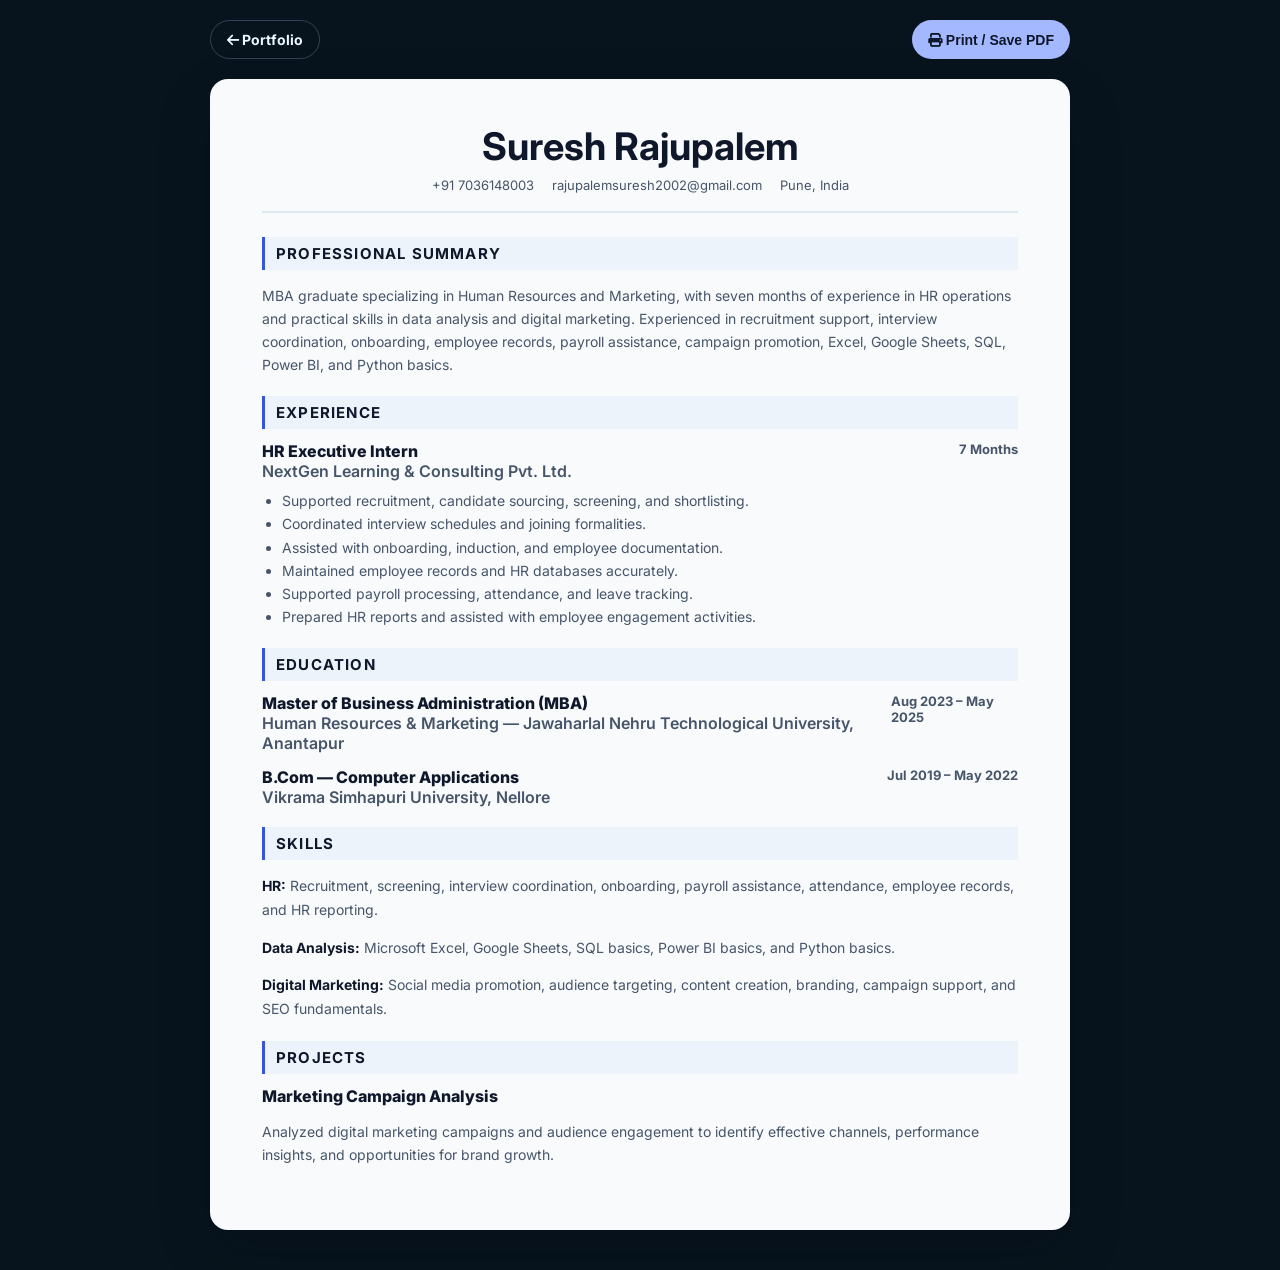
<file: cv.html>
<!DOCTYPE html>
<html lang="en">
<head>
  <meta charset="UTF-8" />
  <meta name="viewport" content="width=device-width, initial-scale=1" />
  <title>Suresh Rajupalem | CV</title>
  <link rel="preconnect" href="https://fonts.googleapis.com" />
  <link rel="preconnect" href="https://fonts.gstatic.com" crossorigin />
  <link href="https://fonts.googleapis.com/css2?family=Inter:wght@400;500;600;700;800&display=swap" rel="stylesheet" />
  <link rel="stylesheet" href="https://cdnjs.cloudflare.com/ajax/libs/font-awesome/6.5.0/css/all.min.css" />
  <style>
    :root { --ink:#0f172a; --muted:#475569; --line:#dfe7f0; --blue:#3755d7; --sheet:#f8fafc; }
    * { box-sizing:border-box; }
    body { margin:0; background:#07141d; font-family:'Inter',sans-serif; color:var(--ink); }
    .action-bar { max-width:860px; margin:20px auto; display:flex; justify-content:space-between; gap:12px; }
    .btn-action { padding:10px 16px; border-radius:999px; text-decoration:none; font-weight:700; font-size:14px; }
    .btn-back { color:#edf6ff; border:1px solid #334155; }
    .btn-print { background:#a4b8ff; color:#0f172a; border:0; cursor:pointer; }
    .resume-sheet { max-width:860px; margin:0 auto 40px; background:var(--sheet); border-radius:18px; padding:44px 52px; box-shadow:0 22px 54px rgba(2,8,20,.18); }
    .cv-header { text-align:center; border-bottom:2px solid var(--line); margin-bottom:24px; padding-bottom:18px; }
    .cv-name { margin:0 0 8px; font-size:38px; }
    .cv-contacts { display:flex; justify-content:center; flex-wrap:wrap; gap:8px 18px; color:var(--muted); font-size:13px; }
    .cv-contacts a { color:inherit; text-decoration:none; }
    .cv-section { margin-bottom:20px; }
    .cv-section-title { background:#edf3fb; border-left:3px solid var(--blue); margin-bottom:12px; padding:7px 11px; text-transform:uppercase; letter-spacing:.08em; font-size:15px; }
    .cv-paragraph, .cv-list li { color:var(--muted); font-size:14px; line-height:1.65; }
    .cv-item { margin-bottom:14px; }
    .cv-item-header { display:flex; justify-content:space-between; gap:12px; }
    .cv-role { font-weight:800; }
    .cv-dates { color:var(--muted); font-size:13px; font-weight:700; }
    .cv-company { color:var(--muted); font-weight:600; }
    .cv-list { margin:8px 0 0; padding-left:20px; }
    .skills-block { color:var(--muted); font-size:14px; line-height:1.7; }
    .skills-block strong { color:var(--ink); }
    @media print { body { background:#fff; } .action-bar { display:none; } .resume-sheet { box-shadow:none; border-radius:0; max-width:100%; margin:0; padding:.2in; } }
    @media (max-width:640px) { .resume-sheet { margin:0 8px 24px; padding:32px 22px; } .cv-name { font-size:30px; } .cv-item-header { flex-direction:column; } }
  </style>
</head>
<body>
  <div class="action-bar">
    <a class="btn-action btn-back" href="index.html"><i class="fa-solid fa-arrow-left"></i> Portfolio</a>
    <button class="btn-action btn-print" type="button" onclick="window.print()"><i class="fa-solid fa-print"></i> Print / Save PDF</button>
  </div>
  <main class="resume-sheet">
    <header class="cv-header">
      <h1 class="cv-name">Suresh Rajupalem</h1>
      <div class="cv-contacts">
        <a href="tel:+917036148003">+91 7036148003</a>
        <a href="mailto:rajupalemsuresh2002@gmail.com">rajupalemsuresh2002@gmail.com</a>
        <span>Pune, India</span>
      </div>
    </header>

    <section class="cv-section">
      <h2 class="cv-section-title">Professional Summary</h2>
      <p class="cv-paragraph">MBA graduate specializing in Human Resources and Marketing, with seven months of experience in HR operations and practical skills in data analysis and digital marketing. Experienced in recruitment support, interview coordination, onboarding, employee records, payroll assistance, campaign promotion, Excel, Google Sheets, SQL, Power BI, and Python basics.</p>
    </section>

    <section class="cv-section">
      <h2 class="cv-section-title">Experience</h2>
      <div class="cv-item">
        <div class="cv-item-header">
          <div><div class="cv-role">HR Executive Intern</div><div class="cv-company">NextGen Learning &amp; Consulting Pvt. Ltd.</div></div>
          <div class="cv-dates">7 Months</div>
        </div>
        <ul class="cv-list">
          <li>Supported recruitment, candidate sourcing, screening, and shortlisting.</li>
          <li>Coordinated interview schedules and joining formalities.</li>
          <li>Assisted with onboarding, induction, and employee documentation.</li>
          <li>Maintained employee records and HR databases accurately.</li>
          <li>Supported payroll processing, attendance, and leave tracking.</li>
          <li>Prepared HR reports and assisted with employee engagement activities.</li>
        </ul>
      </div>
    </section>

    <section class="cv-section">
      <h2 class="cv-section-title">Education</h2>
      <div class="cv-item">
        <div class="cv-item-header"><div><div class="cv-role">Master of Business Administration (MBA)</div><div class="cv-company">Human Resources &amp; Marketing — Jawaharlal Nehru Technological University, Anantapur</div></div><div class="cv-dates">Aug 2023 – May 2025</div></div>
      </div>
      <div class="cv-item">
        <div class="cv-item-header"><div><div class="cv-role">B.Com — Computer Applications</div><div class="cv-company">Vikrama Simhapuri University, Nellore</div></div><div class="cv-dates">Jul 2019 – May 2022</div></div>
      </div>
    </section>

    <section class="cv-section">
      <h2 class="cv-section-title">Skills</h2>
      <div class="skills-block">
        <p><strong>HR:</strong> Recruitment, screening, interview coordination, onboarding, payroll assistance, attendance, employee records, and HR reporting.</p>
        <p><strong>Data Analysis:</strong> Microsoft Excel, Google Sheets, SQL basics, Power BI basics, and Python basics.</p>
        <p><strong>Digital Marketing:</strong> Social media promotion, audience targeting, content creation, branding, campaign support, and SEO fundamentals.</p>
      </div>
    </section>

    <section class="cv-section">
      <h2 class="cv-section-title">Projects</h2>
      <div class="cv-item">
        <div class="cv-item-header"><div><div class="cv-role">Marketing Campaign Analysis</div></div></div>
        <p class="cv-paragraph">Analyzed digital marketing campaigns and audience engagement to identify effective channels, performance insights, and opportunities for brand growth.</p>
      </div>
    </section>
  </main>
</body>
</html>
</file>
